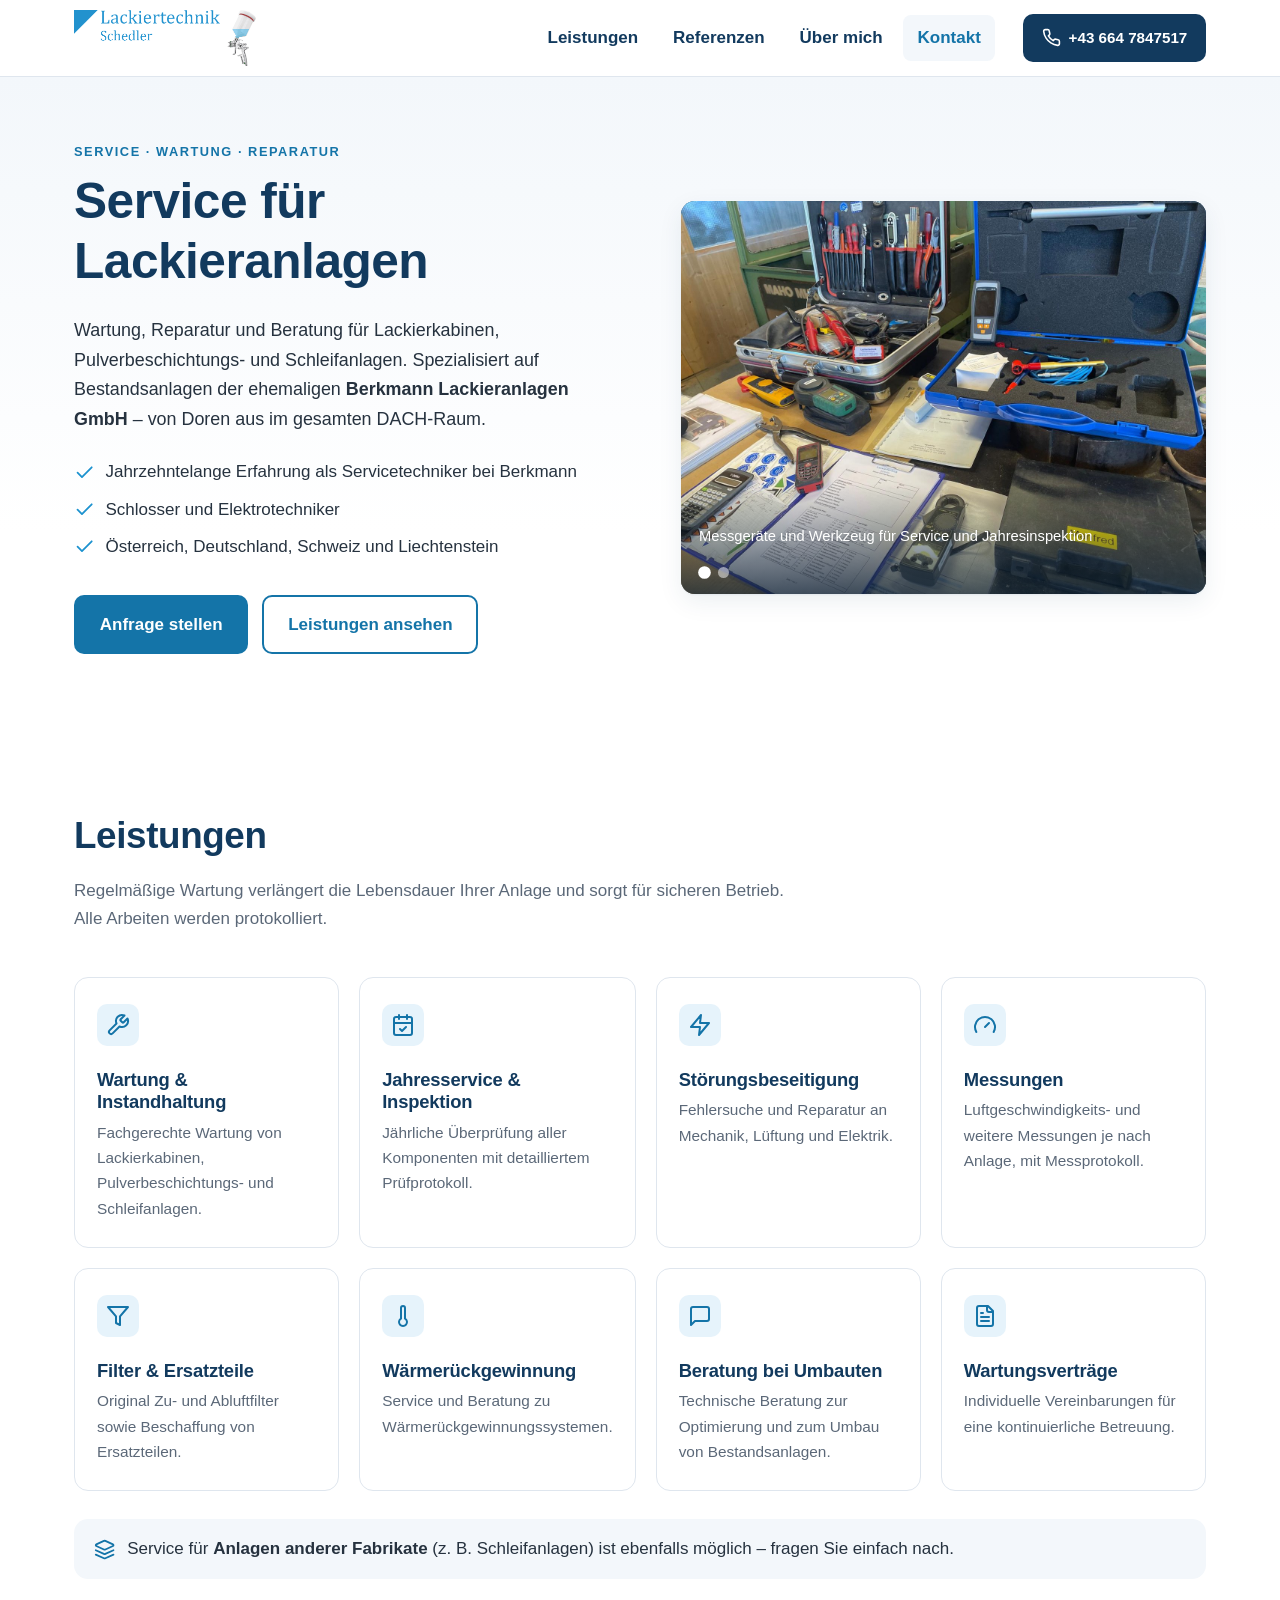
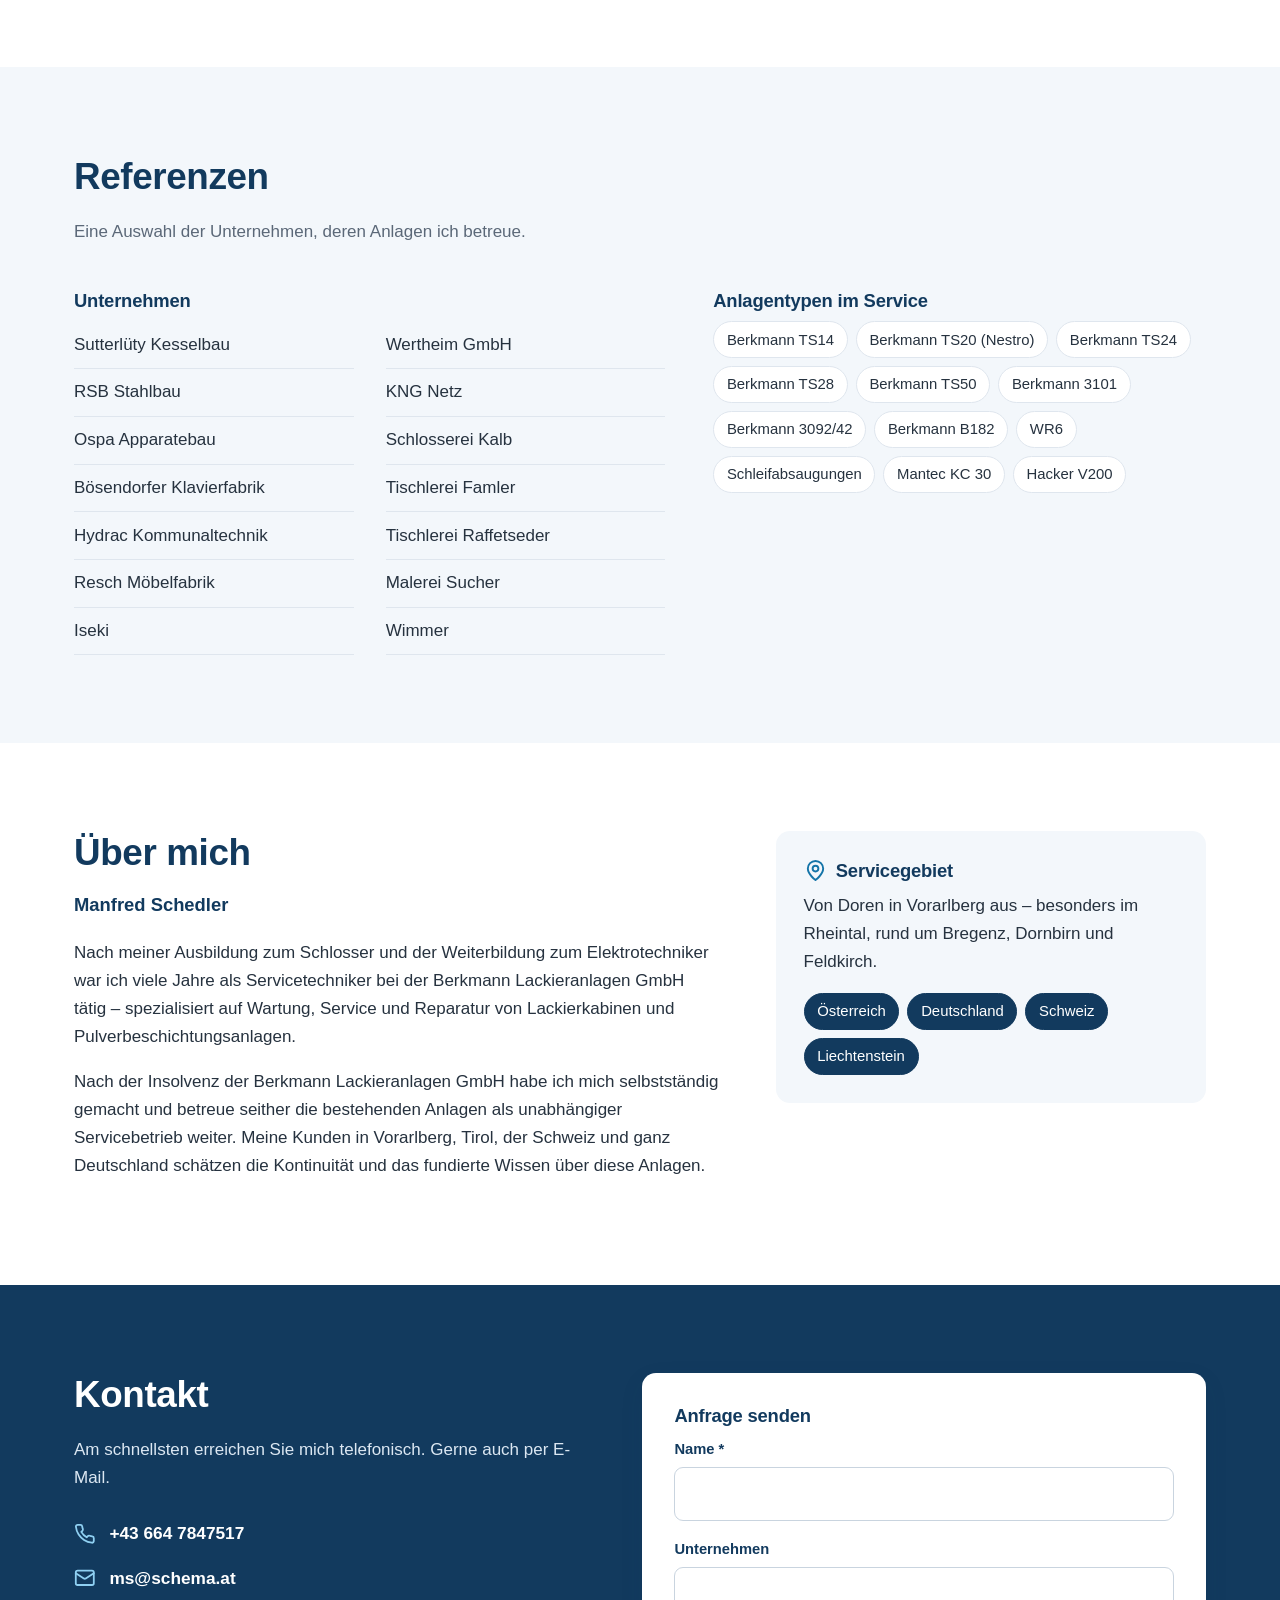
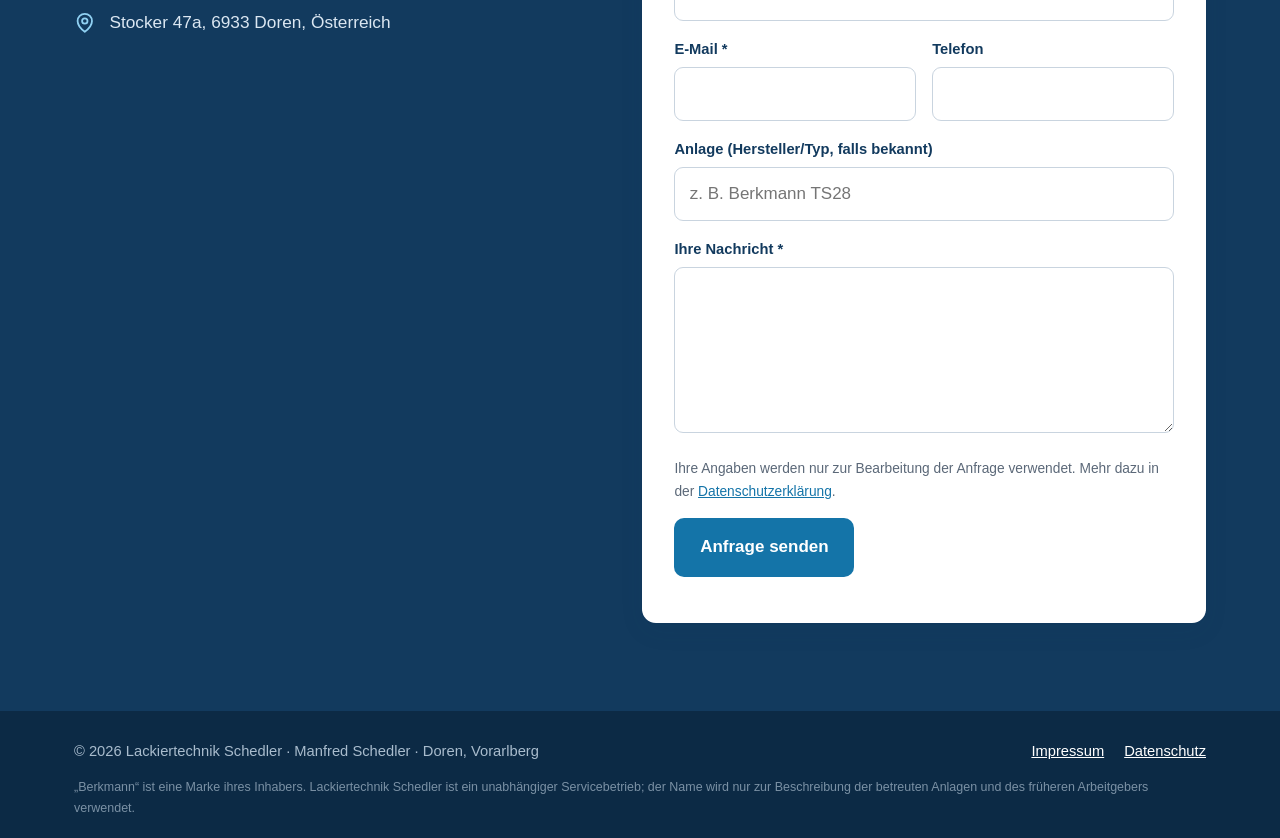
<file: index.html>
<!DOCTYPE html>
<html lang="de">
<head>
<meta charset="UTF-8">
<meta name="viewport" content="width=device-width, initial-scale=1">
<title>Lackiertechnik Schedler – Service &amp; Wartung für Lackieranlagen | Doren, Vorarlberg</title>
<meta name="description" content="Service, Wartung und Reparatur von Lackieranlagen im DACH-Raum – spezialisiert auf Bestandsanlagen der ehemaligen Berkmann Lackieranlagen GmbH. Manfred Schedler, Doren (Vorarlberg).">
<meta name="author" content="Manfred Schedler">
<link rel="canonical" href="https://www.lackiertechnikschedler.at/">
<meta property="og:type" content="website">
<meta property="og:title" content="Lackiertechnik Schedler – Service &amp; Wartung für Lackieranlagen">
<meta property="og:description" content="Service für Bestandsanlagen der ehemaligen Berkmann Lackieranlagen GmbH und andere Fabrikate – von Doren aus im gesamten DACH-Raum.">
<meta property="og:url" content="https://www.lackiertechnikschedler.at/">
<meta property="og:image" content="https://www.lackiertechnikschedler.at/img/werkzeug.jpg">
<meta property="og:locale" content="de_AT">
<meta name="theme-color" content="#123a5e">
<link rel="icon" href="favicon.svg" type="image/svg+xml">
<link rel="icon" href="img/favicon-32.png" sizes="32x32" type="image/png">
<link rel="apple-touch-icon" href="img/apple-touch-icon.png">
<link rel="stylesheet" href="style.css">
</head>
<body>

<svg xmlns="http://www.w3.org/2000/svg" style="display:none" aria-hidden="true">
  <symbol id="i-phone" viewBox="0 0 24 24"><path d="M22 16.92v3a2 2 0 0 1-2.18 2 19.79 19.79 0 0 1-8.63-3.07 19.5 19.5 0 0 1-6-6 19.79 19.79 0 0 1-3.07-8.67A2 2 0 0 1 4.11 2h3a2 2 0 0 1 2 1.72c.13.96.36 1.9.7 2.81a2 2 0 0 1-.45 2.11L8.09 9.91a16 16 0 0 0 6 6l1.27-1.27a2 2 0 0 1 2.11-.45c.91.34 1.85.57 2.81.7A2 2 0 0 1 22 16.92z"/></symbol>
  <symbol id="i-mail" viewBox="0 0 24 24"><rect x="2" y="4" width="20" height="16" rx="2"/><path d="m22 7-8.97 5.7a1.94 1.94 0 0 1-2.06 0L2 7"/></symbol>
  <symbol id="i-pin" viewBox="0 0 24 24"><path d="M20 10c0 6-8 12-8 12s-8-6-8-12a8 8 0 0 1 16 0Z"/><circle cx="12" cy="10" r="3"/></symbol>
  <symbol id="i-wrench" viewBox="0 0 24 24"><path d="M14.7 6.3a1 1 0 0 0 0 1.4l1.6 1.6a1 1 0 0 0 1.4 0l3.77-3.77a6 6 0 0 1-7.94 7.94l-6.91 6.91a2.12 2.12 0 0 1-3-3l6.91-6.91a6 6 0 0 1 7.94-7.94l-3.76 3.76z"/></symbol>
  <symbol id="i-calendar" viewBox="0 0 24 24"><rect x="3" y="4" width="18" height="18" rx="2"/><path d="M16 2v4M8 2v4M3 10h18M9 16l2 2 4-4"/></symbol>
  <symbol id="i-zap" viewBox="0 0 24 24"><path d="M13 2 3 14h9l-1 8 10-12h-9l1-8z"/></symbol>
  <symbol id="i-gauge" viewBox="0 0 24 24"><path d="m12 14 4-4"/><path d="M3.34 19a10 10 0 1 1 17.32 0"/></symbol>
  <symbol id="i-filter" viewBox="0 0 24 24"><path d="M22 3H2l8 9.46V19l4 2v-8.54L22 3z"/></symbol>
  <symbol id="i-thermo" viewBox="0 0 24 24"><path d="M14 4v10.54a4 4 0 1 1-4 0V4a2 2 0 0 1 4 0Z"/></symbol>
  <symbol id="i-chat" viewBox="0 0 24 24"><path d="M21 15a2 2 0 0 1-2 2H7l-4 4V5a2 2 0 0 1 2-2h14a2 2 0 0 1 2 2z"/></symbol>
  <symbol id="i-file" viewBox="0 0 24 24"><path d="M15 2H6a2 2 0 0 0-2 2v16a2 2 0 0 0 2 2h12a2 2 0 0 0 2-2V7Z"/><path d="M14 2v4a2 2 0 0 0 2 2h4M16 13H8M16 17H8M10 9H8"/></symbol>
  <symbol id="i-layers" viewBox="0 0 24 24"><path d="M12.83 2.18a2 2 0 0 0-1.66 0L2.6 6.08a1 1 0 0 0 0 1.83l8.58 3.91a2 2 0 0 0 1.66 0l8.58-3.9a1 1 0 0 0 0-1.83Z"/><path d="m22 17.65-9.17 4.16a2 2 0 0 1-1.66 0L2 17.65M22 12.65l-9.17 4.16a2 2 0 0 1-1.66 0L2 12.65"/></symbol>
  <symbol id="i-check" viewBox="0 0 24 24"><path d="M20 6 9 17l-5-5"/></symbol>
  <symbol id="i-menu" viewBox="0 0 24 24"><path d="M4 6h16M4 12h16M4 18h16"/></symbol>
  <symbol id="i-x" viewBox="0 0 24 24"><path d="M18 6 6 18M6 6l12 12"/></symbol>
</svg>

<a class="skip" href="#main">Zum Inhalt springen</a>

<header class="site-header">
  <div class="wrap header-inner">
    <a href="#top" class="brand" aria-label="Lackiertechnik Schedler – zur Startseite">
      <img src="img/logo.png" alt="Lackiertechnik Schedler" width="720" height="221">
    </a>
    <nav class="nav" aria-label="Hauptnavigation">
      <button class="nav-toggle" aria-expanded="false" aria-controls="nav-list">
        <svg class="ico"><use href="#i-menu"/></svg><span class="sr">Menü</span>
      </button>
      <ul id="nav-list">
        <li><a href="#leistungen">Leistungen</a></li>
        <li><a href="#referenzen">Referenzen</a></li>
        <li><a href="#ueber">Über mich</a></li>
        <li><a href="#kontakt">Kontakt</a></li>
      </ul>
    </nav>
    <a class="btn btn-call" href="tel:+436647847517"><svg class="ico"><use href="#i-phone"/></svg><span>+43 664 7847517</span></a>
  </div>
</header>

<main id="main">

  <section class="hero" id="top">
    <div class="wrap hero-grid">
      <div class="hero-text">
        <p class="eyebrow">Service · Wartung · Reparatur</p>
        <h1>Service für Lackieranlagen</h1>
        <p class="lead">Wartung, Reparatur und Beratung für Lackierkabinen, Pulverbeschichtungs- und Schleifanlagen.
          Spezialisiert auf Bestandsanlagen der ehemaligen <strong>Berkmann Lackieranlagen GmbH</strong> – von Doren aus im gesamten DACH-Raum.</p>
        <ul class="facts">
          <li><svg class="ico"><use href="#i-check"/></svg>Jahrzehntelange Erfahrung als Servicetechniker bei Berkmann</li>
          <li><svg class="ico"><use href="#i-check"/></svg>Schlosser und Elektrotechniker</li>
          <li><svg class="ico"><use href="#i-check"/></svg>Österreich, Deutschland, Schweiz und Liechtenstein</li>
        </ul>
        <div class="hero-actions">
          <a href="#kontakt" class="btn btn-primary">Anfrage stellen</a>
          <a href="#leistungen" class="btn btn-ghost">Leistungen ansehen</a>
        </div>
      </div>

      <div class="slider" aria-roledescription="Bildergalerie" aria-label="Einblicke in die Arbeit">
        <figure class="slide is-active">
          <img src="img/werkzeug.jpg" alt="Werkzeug und Messgeräte für die Wartung von Lackieranlagen" width="1400" height="1050">
          <figcaption>Messgeräte und Werkzeug für Service und Jahresinspektion</figcaption>
        </figure>
        <figure class="slide">
          <img src="img/anlage-technik.jpg" alt="Geöffnete Lüftungstechnik einer Lackieranlage mit Ventilator" width="1050" height="1400" loading="lazy">
          <figcaption>Lüftungstechnik einer Lackieranlage im Service</figcaption>
        </figure>
        <div class="slider-dots" role="tablist" aria-label="Bild auswählen"></div>
      </div>
    </div>
  </section>

  <section id="leistungen" class="section">
    <div class="wrap">
      <header class="section-head">
        <h2>Leistungen</h2>
        <p>Regelmäßige Wartung verlängert die Lebensdauer Ihrer Anlage und sorgt für sicheren Betrieb. Alle Arbeiten werden protokolliert.</p>
      </header>
      <div class="cards">
        <article class="card"><svg class="ico"><use href="#i-wrench"/></svg><h3>Wartung &amp; Instandhaltung</h3><p>Fachgerechte Wartung von Lackierkabinen, Pulverbeschichtungs- und Schleifanlagen.</p></article>
        <article class="card"><svg class="ico"><use href="#i-calendar"/></svg><h3>Jahresservice &amp; Inspektion</h3><p>Jährliche Überprüfung aller Komponenten mit detailliertem Prüfprotokoll.</p></article>
        <article class="card"><svg class="ico"><use href="#i-zap"/></svg><h3>Störungsbeseitigung</h3><p>Fehlersuche und Reparatur an Mechanik, Lüftung und Elektrik.</p></article>
        <article class="card"><svg class="ico"><use href="#i-gauge"/></svg><h3>Messungen</h3><p>Luftgeschwindigkeits- und weitere Messungen je nach Anlage, mit Messprotokoll.</p></article>
        <article class="card"><svg class="ico"><use href="#i-filter"/></svg><h3>Filter &amp; Ersatzteile</h3><p>Original Zu- und Abluftfilter sowie Beschaffung von Ersatzteilen.</p></article>
        <article class="card"><svg class="ico"><use href="#i-thermo"/></svg><h3>Wärmerückgewinnung</h3><p>Service und Beratung zu Wärmerückgewinnungssystemen.</p></article>
        <article class="card"><svg class="ico"><use href="#i-chat"/></svg><h3>Beratung bei Umbauten</h3><p>Technische Beratung zur Optimierung und zum Umbau von Bestandsanlagen.</p></article>
        <article class="card"><svg class="ico"><use href="#i-file"/></svg><h3>Wartungsverträge</h3><p>Individuelle Vereinbarungen für eine kontinuierliche Betreuung.</p></article>
      </div>
      <p class="note"><svg class="ico"><use href="#i-layers"/></svg><span>Service für <strong>Anlagen anderer Fabrikate</strong> (z.&nbsp;B. Schleifanlagen) ist ebenfalls möglich – fragen Sie einfach nach.</span></p>
    </div>
  </section>

  <section id="referenzen" class="section section-alt">
    <div class="wrap">
      <header class="section-head">
        <h2>Referenzen</h2>
        <p>Eine Auswahl der Unternehmen, deren Anlagen ich betreue.</p>
      </header>
      <div class="ref-grid">
        <div>
          <h3>Unternehmen</h3>
          <ul class="ref-list">
            <li>Sutterlüty Kesselbau</li>
            <li>RSB Stahlbau</li>
            <li>Ospa Apparatebau</li>
            <li>Bösendorfer Klavierfabrik</li>
            <li>Hydrac Kommunaltechnik</li>
            <li>Resch Möbelfabrik</li>
            <li>Iseki</li>
            <li>Wertheim GmbH</li>
            <li>KNG Netz</li>
            <li>Schlosserei Kalb</li>
            <li>Tischlerei Famler</li>
            <li>Tischlerei Raffetseder</li>
            <li>Malerei Sucher</li>
            <li>Wimmer</li>
          </ul>
        </div>
        <div>
          <h3>Anlagentypen im Service</h3>
          <ul class="chips">
            <li>Berkmann TS14</li><li>Berkmann TS20 (Nestro)</li><li>Berkmann TS24</li><li>Berkmann TS28</li><li>Berkmann TS50</li>
            <li>Berkmann 3101</li><li>Berkmann 3092/42</li><li>Berkmann B182</li><li>WR6</li><li>Schleifabsaugungen</li>
            <li>Mantec KC 30</li><li>Hacker V200</li>
          </ul>
        </div>
      </div>
    </div>
  </section>

  <section id="ueber" class="section">
    <div class="wrap about">
      <div>
        <h2>Über mich</h2>
        <p class="name">Manfred Schedler</p>
        <p>Nach meiner Ausbildung zum Schlosser und der Weiterbildung zum Elektrotechniker war ich viele Jahre als Servicetechniker bei der Berkmann Lackieranlagen GmbH tätig – spezialisiert auf Wartung, Service und Reparatur von Lackierkabinen und Pulverbeschichtungsanlagen.</p>
        <p>Nach der Insolvenz der Berkmann Lackieranlagen GmbH habe ich mich selbstständig gemacht und betreue seither die bestehenden Anlagen als unabhängiger Servicebetrieb weiter. Meine Kunden in Vorarlberg, Tirol, der Schweiz und ganz Deutschland schätzen die Kontinuität und das fundierte Wissen über diese Anlagen.</p>
      </div>
      <aside class="area">
        <h3><svg class="ico"><use href="#i-pin"/></svg>Servicegebiet</h3>
        <p>Von Doren in Vorarlberg aus – besonders im Rheintal, rund um Bregenz, Dornbirn und Feldkirch.</p>
        <ul class="chips chips-solid"><li>Österreich</li><li>Deutschland</li><li>Schweiz</li><li>Liechtenstein</li></ul>
      </aside>
    </div>
  </section>

  <section id="kontakt" class="section section-dark">
    <div class="wrap contact">
      <div class="contact-info">
        <h2>Kontakt</h2>
        <p>Am schnellsten erreichen Sie mich telefonisch. Gerne auch per E-Mail.</p>
        <ul class="contact-list">
          <li><svg class="ico"><use href="#i-phone"/></svg><a href="tel:+436647847517">+43 664 7847517</a></li>
          <li><svg class="ico"><use href="#i-mail"/></svg><a href="mailto:ms@schema.at">ms@schema.at</a></li>
          <li><svg class="ico"><use href="#i-pin"/></svg><span>Stocker 47a, 6933 Doren, Österreich</span></li>
        </ul>
      </div>

      <form class="form" id="anfrage" novalidate>
        <h3>Anfrage senden</h3>
        <div class="field"><label for="f-name">Name *</label><input id="f-name" name="name" autocomplete="name" required></div>
        <div class="field"><label for="f-firma">Unternehmen</label><input id="f-firma" name="firma" autocomplete="organization"></div>
        <div class="row">
          <div class="field"><label for="f-mail">E-Mail *</label><input id="f-mail" name="email" type="email" autocomplete="email" required></div>
          <div class="field"><label for="f-tel">Telefon</label><input id="f-tel" name="telefon" type="tel" autocomplete="tel"></div>
        </div>
        <div class="field"><label for="f-anlage">Anlage (Hersteller/Typ, falls bekannt)</label><input id="f-anlage" name="anlage" placeholder="z. B. Berkmann TS28"></div>
        <div class="field"><label for="f-msg">Ihre Nachricht *</label><textarea id="f-msg" name="nachricht" rows="5" required></textarea></div>
        <p class="hint">Ihre Angaben werden nur zur Bearbeitung der Anfrage verwendet. Mehr dazu in der <a href="datenschutz.html">Datenschutzerklärung</a>.</p>
        <button class="btn btn-primary" type="submit">Anfrage senden</button>
        <div class="form-status" role="status" aria-live="polite"></div>
      </form>
    </div>
  </section>

</main>

<footer class="site-footer">
  <div class="wrap footer-inner">
    <p>© <span id="jahr">2026</span> Lackiertechnik Schedler · Manfred Schedler · Doren, Vorarlberg</p>
    <nav aria-label="Rechtliches"><a href="impressum.html">Impressum</a><a href="datenschutz.html">Datenschutz</a></nav>
  </div>
  <p class="wrap disclaimer">„Berkmann“ ist eine Marke ihres Inhabers. Lackiertechnik Schedler ist ein unabhängiger Servicebetrieb; der Name wird nur zur Beschreibung der betreuten Anlagen und des früheren Arbeitgebers verwendet.</p>
</footer>

<script type="application/ld+json">
{
  "@context": "https://schema.org",
  "@type": "LocalBusiness",
  "name": "Lackiertechnik Schedler",
  "description": "Service, Wartung und Reparatur von Lackieranlagen im DACH-Raum, spezialisiert auf Bestandsanlagen der ehemaligen Berkmann Lackieranlagen GmbH",
  "url": "https://www.lackiertechnikschedler.at/",
  "image": "https://www.lackiertechnikschedler.at/img/werkzeug.jpg",
  "logo": "https://www.lackiertechnikschedler.at/img/logo.png",
  "telephone": "+43 664 7847517",
  "email": "ms@schema.at",
  "vatID": "ATU57722799",
  "address": {"@type": "PostalAddress","streetAddress": "Stocker 47a","postalCode": "6933","addressLocality": "Doren","addressRegion": "Vorarlberg","addressCountry": "AT"},
  "geo": {"@type": "GeoCoordinates","latitude": 47.4917,"longitude": 9.8736},
  "areaServed": ["AT","DE","CH","LI"],
  "founder": {"@type": "Person","name": "Manfred Schedler"}
}
</script>
<script src="script.js" defer></script>
</body>
</html>
</file>
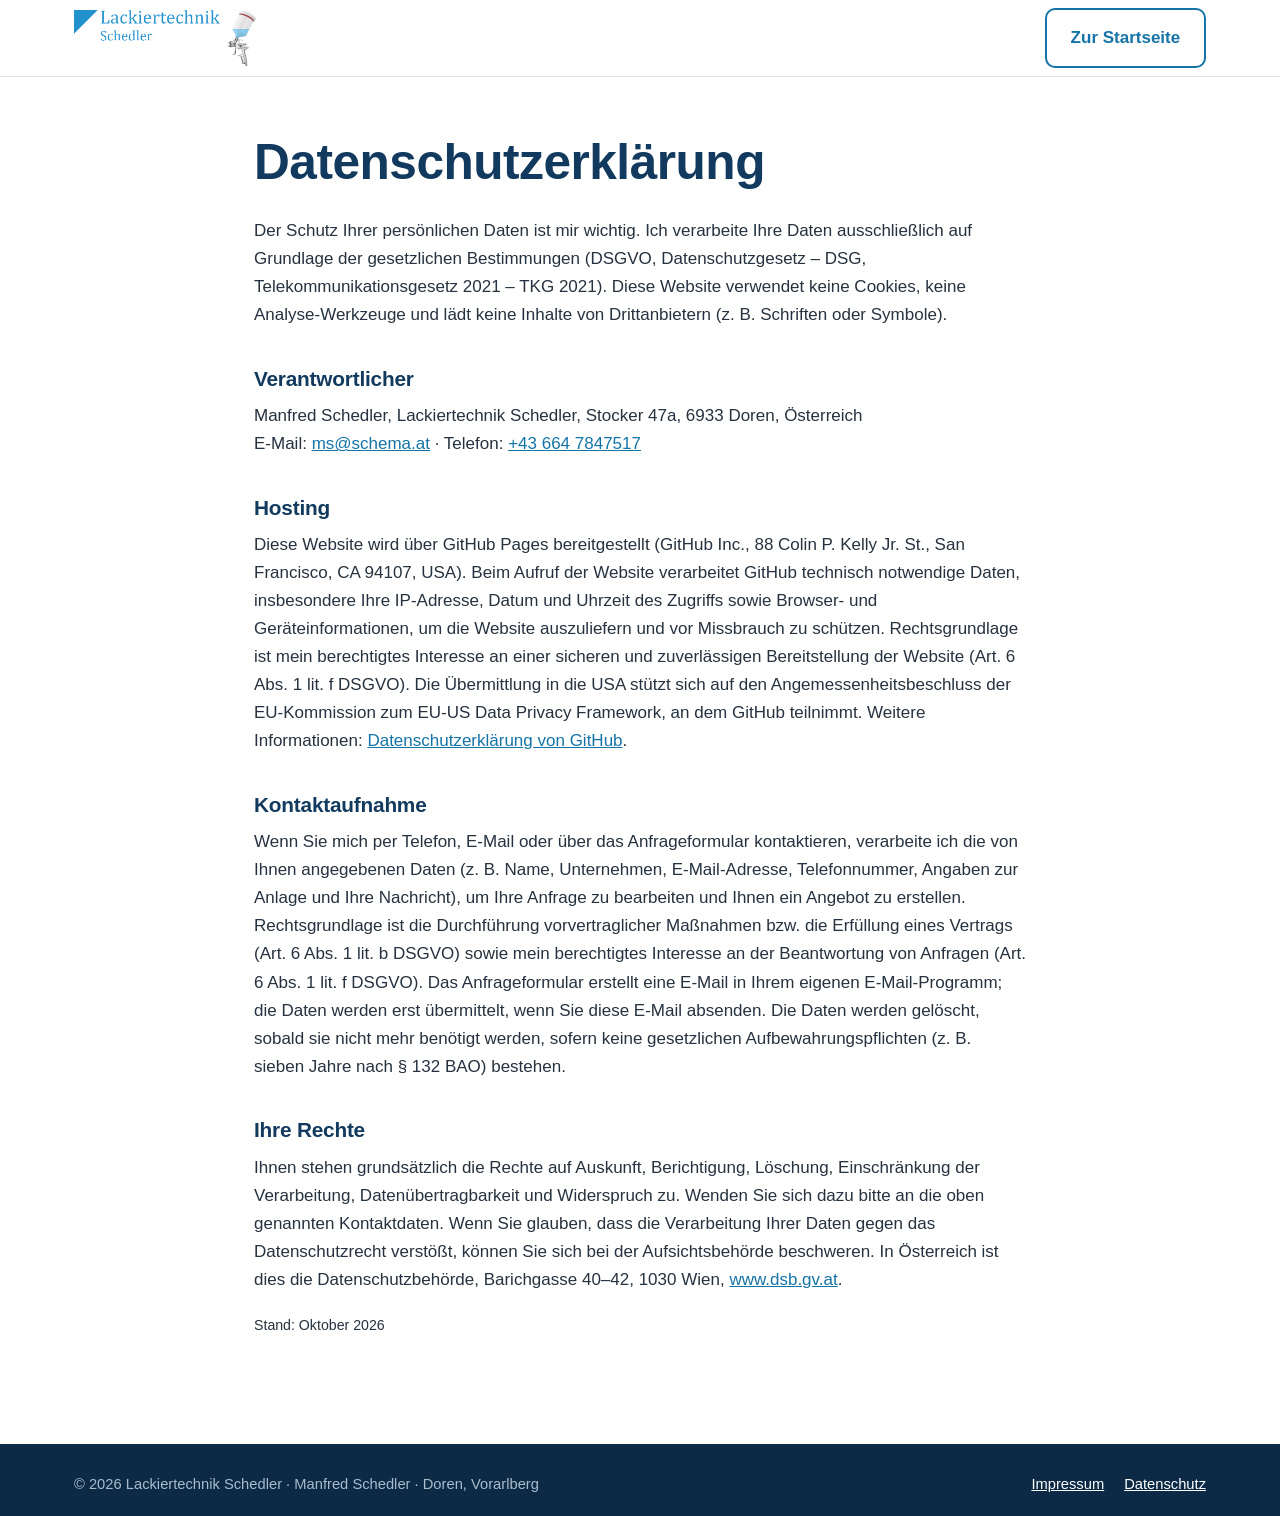
<file: datenschutz.html>
<!DOCTYPE html>
<html lang="de">
<head>
<meta charset="UTF-8">
<meta name="viewport" content="width=device-width, initial-scale=1">
<title>Datenschutz – Lackiertechnik Schedler</title>
<meta name="robots" content="noindex, follow">
<link rel="canonical" href="https://www.lackiertechnikschedler.at/datenschutz.html">
<link rel="icon" href="favicon.svg" type="image/svg+xml">
<link rel="apple-touch-icon" href="img/apple-touch-icon.png">
<link rel="stylesheet" href="style.css">
</head>
<body>
<header class="site-header">
  <div class="wrap header-inner">
    <a href="index.html" class="brand" aria-label="Zur Startseite"><img src="img/logo.png" alt="Lackiertechnik Schedler" width="720" height="221"></a>
    <a class="btn btn-ghost" href="index.html" style="margin-left:auto">Zur Startseite</a>
  </div>
</header>

<main class="legal">
  <div class="wrap">
    <h1>Datenschutzerklärung</h1>
    <p>Der Schutz Ihrer persönlichen Daten ist mir wichtig. Ich verarbeite Ihre Daten ausschließlich auf Grundlage der gesetzlichen Bestimmungen (DSGVO, Datenschutzgesetz – DSG, Telekommunikationsgesetz 2021 – TKG 2021). Diese Website verwendet keine Cookies, keine Analyse-Werkzeuge und lädt keine Inhalte von Drittanbietern (z.&nbsp;B. Schriften oder Symbole).</p>

    <h2>Verantwortlicher</h2>
    <p>Manfred Schedler, Lackiertechnik Schedler, Stocker 47a, 6933 Doren, Österreich<br>
      E-Mail: <a href="mailto:ms@schema.at">ms@schema.at</a> · Telefon: <a href="tel:+436647847517">+43 664 7847517</a></p>

    <h2>Hosting</h2>
    <p>Diese Website wird über GitHub Pages bereitgestellt (GitHub Inc., 88 Colin P. Kelly Jr. St., San Francisco, CA 94107, USA). Beim Aufruf der Website verarbeitet GitHub technisch notwendige Daten, insbesondere Ihre IP-Adresse, Datum und Uhrzeit des Zugriffs sowie Browser- und Geräteinformationen, um die Website auszuliefern und vor Missbrauch zu schützen. Rechtsgrundlage ist mein berechtigtes Interesse an einer sicheren und zuverlässigen Bereitstellung der Website (Art. 6 Abs. 1 lit. f DSGVO). Die Übermittlung in die USA stützt sich auf den Angemessenheitsbeschluss der EU-Kommission zum EU-US Data Privacy Framework, an dem GitHub teilnimmt. Weitere Informationen: <a href="https://docs.github.com/de/site-policy/privacy-policies/github-general-privacy-statement" rel="noopener">Datenschutzerklärung von GitHub</a>.</p>

    <h2>Kontaktaufnahme</h2>
    <p>Wenn Sie mich per Telefon, E-Mail oder über das Anfrageformular kontaktieren, verarbeite ich die von Ihnen angegebenen Daten (z.&nbsp;B. Name, Unternehmen, E-Mail-Adresse, Telefonnummer, Angaben zur Anlage und Ihre Nachricht), um Ihre Anfrage zu bearbeiten und Ihnen ein Angebot zu erstellen. Rechtsgrundlage ist die Durchführung vorvertraglicher Maßnahmen bzw. die Erfüllung eines Vertrags (Art. 6 Abs. 1 lit. b DSGVO) sowie mein berechtigtes Interesse an der Beantwortung von Anfragen (Art. 6 Abs. 1 lit. f DSGVO). Das Anfrageformular erstellt eine E-Mail in Ihrem eigenen E-Mail-Programm; die Daten werden erst übermittelt, wenn Sie diese E-Mail absenden. Die Daten werden gelöscht, sobald sie nicht mehr benötigt werden, sofern keine gesetzlichen Aufbewahrungspflichten (z.&nbsp;B. sieben Jahre nach § 132 BAO) bestehen.</p>

    <h2>Ihre Rechte</h2>
    <p>Ihnen stehen grundsätzlich die Rechte auf Auskunft, Berichtigung, Löschung, Einschränkung der Verarbeitung, Datenübertragbarkeit und Widerspruch zu. Wenden Sie sich dazu bitte an die oben genannten Kontaktdaten. Wenn Sie glauben, dass die Verarbeitung Ihrer Daten gegen das Datenschutzrecht verstößt, können Sie sich bei der Aufsichtsbehörde beschweren. In Österreich ist dies die Datenschutzbehörde, Barichgasse 40–42, 1030 Wien, <a href="https://www.dsb.gv.at" rel="noopener">www.dsb.gv.at</a>.</p>

    <p><small>Stand: Oktober 2026</small></p>
  </div>
</main>

<footer class="site-footer">
  <div class="wrap footer-inner">
    <p>© 2026 Lackiertechnik Schedler · Manfred Schedler · Doren, Vorarlberg</p>
    <nav aria-label="Rechtliches"><a href="impressum.html">Impressum</a><a href="datenschutz.html" aria-current="page">Datenschutz</a></nav>
  </div>
</footer>
</body>
</html>
</file>
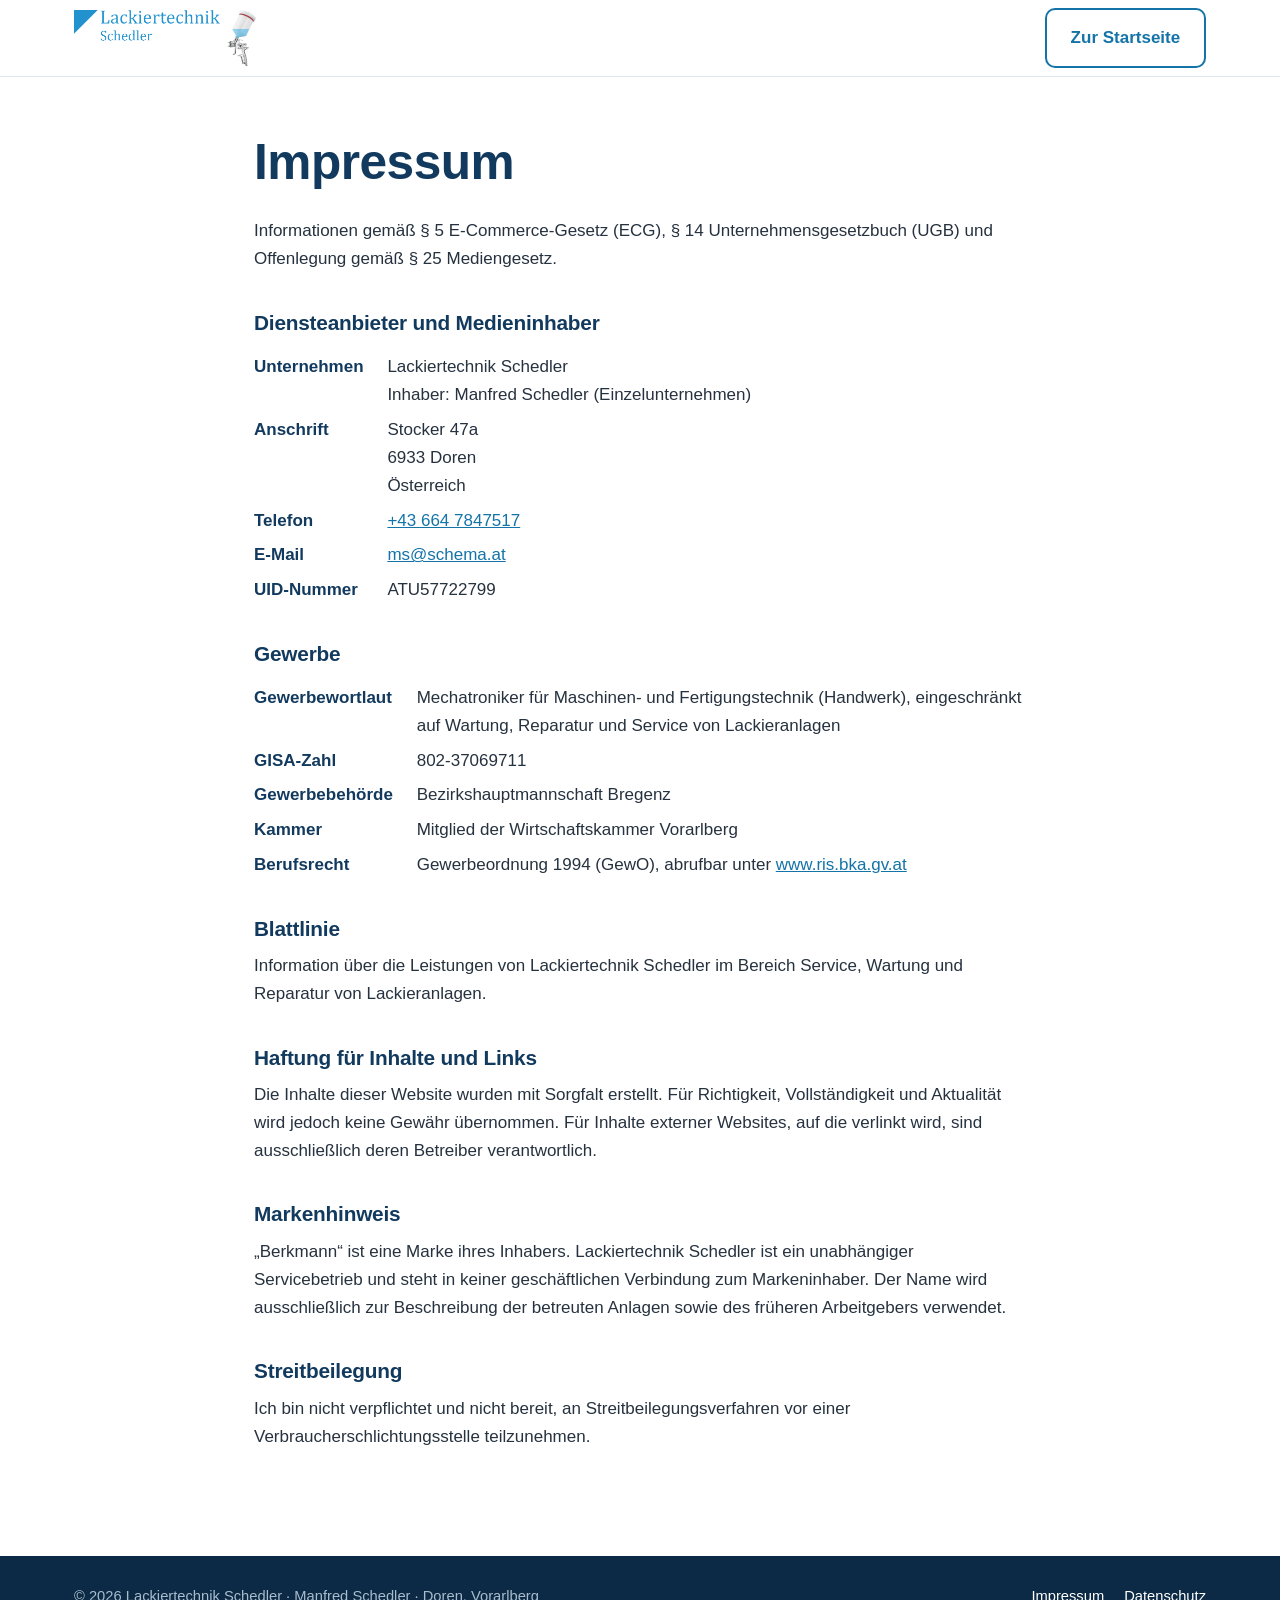
<file: impressum.html>
<!DOCTYPE html>
<html lang="de">
<head>
<meta charset="UTF-8">
<meta name="viewport" content="width=device-width, initial-scale=1">
<title>Impressum – Lackiertechnik Schedler</title>
<meta name="robots" content="noindex, follow">
<link rel="canonical" href="https://www.lackiertechnikschedler.at/impressum.html">
<link rel="icon" href="favicon.svg" type="image/svg+xml">
<link rel="apple-touch-icon" href="img/apple-touch-icon.png">
<link rel="stylesheet" href="style.css">
</head>
<body>
<header class="site-header">
  <div class="wrap header-inner">
    <a href="index.html" class="brand" aria-label="Zur Startseite"><img src="img/logo.png" alt="Lackiertechnik Schedler" width="720" height="221"></a>
    <a class="btn btn-ghost" href="index.html" style="margin-left:auto">Zur Startseite</a>
  </div>
</header>

<main class="legal">
  <div class="wrap">
    <h1>Impressum</h1>
    <p>Informationen gemäß § 5 E-Commerce-Gesetz (ECG), § 14 Unternehmensgesetzbuch (UGB) und Offenlegung gemäß § 25 Mediengesetz.</p>

    <h2>Diensteanbieter und Medieninhaber</h2>
    <dl>
      <dt>Unternehmen</dt><dd>Lackiertechnik Schedler<br>Inhaber: Manfred Schedler (Einzelunternehmen)</dd>
      <dt>Anschrift</dt><dd>Stocker 47a<br>6933 Doren<br>Österreich</dd>
      <dt>Telefon</dt><dd><a href="tel:+436647847517">+43 664 7847517</a></dd>
      <dt>E-Mail</dt><dd><a href="mailto:ms@schema.at">ms@schema.at</a></dd>
      <dt>UID-Nummer</dt><dd>ATU57722799</dd>
    </dl>

    <h2>Gewerbe</h2>
    <dl>
      <dt>Gewerbewortlaut</dt><dd>Mechatroniker für Maschinen- und Fertigungstechnik (Handwerk), eingeschränkt auf Wartung, Reparatur und Service von Lackieranlagen</dd>
      <dt>GISA-Zahl</dt><dd>802-37069711</dd>
      <dt>Gewerbebehörde</dt><dd>Bezirkshauptmannschaft Bregenz</dd>
      <dt>Kammer</dt><dd>Mitglied der Wirtschaftskammer Vorarlberg</dd>
      <dt>Berufsrecht</dt><dd>Gewerbeordnung 1994 (GewO), abrufbar unter <a href="https://www.ris.bka.gv.at" rel="noopener">www.ris.bka.gv.at</a></dd>
    </dl>

    <h2>Blattlinie</h2>
    <p>Information über die Leistungen von Lackiertechnik Schedler im Bereich Service, Wartung und Reparatur von Lackieranlagen.</p>

    <h2>Haftung für Inhalte und Links</h2>
    <p>Die Inhalte dieser Website wurden mit Sorgfalt erstellt. Für Richtigkeit, Vollständigkeit und Aktualität wird jedoch keine Gewähr übernommen. Für Inhalte externer Websites, auf die verlinkt wird, sind ausschließlich deren Betreiber verantwortlich.</p>

    <h2>Markenhinweis</h2>
    <p>„Berkmann“ ist eine Marke ihres Inhabers. Lackiertechnik Schedler ist ein unabhängiger Servicebetrieb und steht in keiner geschäftlichen Verbindung zum Markeninhaber. Der Name wird ausschließlich zur Beschreibung der betreuten Anlagen sowie des früheren Arbeitgebers verwendet.</p>

    <h2>Streitbeilegung</h2>
    <p>Ich bin nicht verpflichtet und nicht bereit, an Streitbeilegungsverfahren vor einer Verbraucherschlichtungsstelle teilzunehmen.</p>
  </div>
</main>

<footer class="site-footer">
  <div class="wrap footer-inner">
    <p>© 2026 Lackiertechnik Schedler · Manfred Schedler · Doren, Vorarlberg</p>
    <nav aria-label="Rechtliches"><a href="impressum.html" aria-current="page">Impressum</a><a href="datenschutz.html">Datenschutz</a></nav>
  </div>
</footer>
</body>
</html>
</file>
<file: style.css>
/* Lackiertechnik Schedler – Stylesheet */
:root {
  --brand: #1c92cf;        /* Logo-Blau */
  --brand-strong: #1474a8; /* Blau für Text/Buttons (kontraststark) */
  --navy: #123a5e;         /* Überschriften, dunkle Flächen */
  --ink: #26323f;          /* Fließtext */
  --muted: #5b6878;
  --line: #dfe6ee;
  --bg: #ffffff;
  --bg-alt: #f3f7fb;
  --radius: 14px;
  --wrap: 1180px;
  --shadow: 0 1px 2px rgba(18,58,94,.06), 0 8px 24px rgba(18,58,94,.08);
}

*, *::before, *::after { box-sizing: border-box; }
html { scroll-behavior: smooth; scroll-padding-top: 88px; }
body {
  margin: 0;
  font-family: -apple-system, BlinkMacSystemFont, "Segoe UI", Roboto, "Helvetica Neue", Arial, sans-serif;
  font-size: 17px; line-height: 1.65; color: var(--ink); background: var(--bg);
  -webkit-font-smoothing: antialiased;
}
img { max-width: 100%; height: auto; display: block; }
a { color: var(--brand-strong); }
h1, h2, h3 { color: var(--navy); line-height: 1.2; margin: 0 0 .5em; letter-spacing: -.01em; }
h1 { font-size: clamp(2rem, 4.2vw, 3.1rem); }
h2 { font-size: clamp(1.6rem, 3vw, 2.3rem); }
h3 { font-size: 1.15rem; }
p { margin: 0 0 1em; }

.wrap { max-width: var(--wrap); margin: 0 auto; padding: 0 24px; }
.sr { position: absolute; width: 1px; height: 1px; overflow: hidden; clip: rect(0 0 0 0); white-space: nowrap; }
.skip { position: absolute; left: -999px; top: 8px; background: var(--navy); color: #fff; padding: 8px 14px; border-radius: 8px; z-index: 100; }
.skip:focus { left: 8px; }

.ico { width: 1.25em; height: 1.25em; flex: none; fill: none; stroke: currentColor; stroke-width: 2; stroke-linecap: round; stroke-linejoin: round; }

:focus-visible { outline: 3px solid var(--brand); outline-offset: 2px; border-radius: 4px; }

/* Buttons */
.btn {
  display: inline-flex; align-items: center; gap: .5em;
  padding: .8em 1.4em; border-radius: 10px; border: 2px solid transparent;
  font: inherit; font-weight: 600; text-decoration: none; cursor: pointer;
  transition: background .2s, color .2s, border-color .2s;
}
.btn-primary { background: var(--brand-strong); color: #fff; }
.btn-primary:hover { background: var(--navy); }
.btn-ghost { border-color: var(--brand-strong); color: var(--brand-strong); background: transparent; }
.btn-ghost:hover { background: var(--brand-strong); color: #fff; }
.btn-call { background: var(--navy); color: #fff; padding: .6em 1.1em; font-size: .95rem; white-space: nowrap; }
.btn-call:hover { background: var(--brand-strong); }

/* Header */
.site-header {
  position: sticky; top: 0; z-index: 50;
  background: rgba(255,255,255,.96); backdrop-filter: saturate(1.4) blur(8px);
  border-bottom: 1px solid var(--line);
}
.header-inner { display: flex; align-items: center; gap: 28px; height: 76px; }
.brand img { height: 56px; width: auto; }
.nav { margin-left: auto; }
.nav ul { display: flex; gap: 6px; list-style: none; margin: 0; padding: 0; }
.nav a { display: block; padding: .5em .85em; border-radius: 8px; color: var(--navy); text-decoration: none; font-weight: 600; }
.nav a:hover, .nav a.is-current { background: var(--bg-alt); color: var(--brand-strong); }
.nav-toggle { display: none; background: none; border: 0; color: var(--navy); padding: 8px; cursor: pointer; }
.nav-toggle .ico { width: 28px; height: 28px; }

/* Hero */
.hero { background: linear-gradient(180deg, var(--bg-alt), #fff 70%); padding: 64px 0 72px; }
.hero-grid { display: grid; grid-template-columns: 1.05fr 1fr; gap: 56px; align-items: center; }
.eyebrow { text-transform: uppercase; letter-spacing: .12em; font-size: .8rem; font-weight: 700; color: var(--brand-strong); margin-bottom: .8em; }
.lead { font-size: 1.12rem; color: var(--ink); max-width: 38em; }
.facts { list-style: none; padding: 0; margin: 1.4em 0 2em; display: grid; gap: .55em; }
.facts li { display: flex; gap: .6em; align-items: flex-start; }
.facts .ico { color: var(--brand); margin-top: .2em; }
.hero-actions { display: flex; flex-wrap: wrap; gap: 14px; }

/* Slider */
.slider { position: relative; aspect-ratio: 4 / 3; border-radius: var(--radius); overflow: hidden; box-shadow: var(--shadow); background: var(--navy); }
.slide { position: absolute; inset: 0; margin: 0; opacity: 0; transition: opacity .9s ease; }
.slide.is-active { opacity: 1; }
.slide img { width: 100%; height: 100%; object-fit: cover; }
.slide figcaption {
  position: absolute; left: 0; right: 0; bottom: 0; padding: 40px 18px 46px;
  background: linear-gradient(transparent, rgba(10,30,50,.75)); color: #fff; font-size: .92rem;
}
.slider-dots { position: absolute; left: 18px; bottom: 16px; display: flex; gap: 8px; }
.slider-dots button { width: 11px; height: 11px; border-radius: 50%; border: 0; padding: 0; background: rgba(255,255,255,.5); cursor: pointer; }
.slider-dots button[aria-selected="true"] { background: #fff; transform: scale(1.15); }

/* Sections */
.section { padding: 88px 0; }
.section-alt { background: var(--bg-alt); }
.section-head { max-width: 720px; margin-bottom: 44px; }
.section-head p:last-child { color: var(--muted); }

.cards { display: grid; grid-template-columns: repeat(4, 1fr); gap: 20px; }
.card { background: #fff; border: 1px solid var(--line); border-radius: var(--radius); padding: 26px 22px; }
.card .ico { width: 42px; height: 42px; padding: 9px; border-radius: 10px; background: #e6f3fb; color: var(--brand-strong); margin-bottom: 14px; }
.card h3 { margin-bottom: .35em; }
.card p { color: var(--muted); font-size: .96rem; margin: 0; }
.note { display: flex; gap: .7em; align-items: center; margin: 28px 0 0; padding: 16px 20px; border-radius: var(--radius); background: var(--bg-alt); }
.note .ico { color: var(--brand-strong); }

.ref-grid { display: grid; grid-template-columns: 1.2fr 1fr; gap: 48px; }
.ref-list { columns: 2; column-gap: 32px; padding: 0; list-style: none; margin: 0; }
.ref-list li { break-inside: avoid; padding: .55em 0; border-bottom: 1px solid var(--line); font-weight: 500; }
.chips { list-style: none; padding: 0; margin: 0; display: flex; flex-wrap: wrap; gap: 8px; }
.chips li { padding: .35em .85em; border-radius: 999px; background: #fff; border: 1px solid var(--line); font-size: .93rem; }
.chips-solid li { background: var(--navy); color: #fff; border-color: var(--navy); }

.about { display: grid; grid-template-columns: 1.5fr 1fr; gap: 56px; align-items: start; }
.area { background: var(--bg-alt); border-radius: var(--radius); padding: 28px; }
.area h3 { display: flex; gap: .5em; align-items: center; }
.area .ico { color: var(--brand-strong); }

/* Kontakt */
.section-dark { background: var(--navy); color: #dbe7f2; }
.section-dark h2, .section-dark .eyebrow { color: #fff; }
.section-dark .eyebrow { opacity: .75; }
.contact { display: grid; grid-template-columns: 1fr 1.1fr; gap: 56px; align-items: start; }
.contact-list { list-style: none; padding: 0; margin: 1.6em 0 0; display: grid; gap: 16px; }
.contact-list li { display: flex; gap: .8em; align-items: center; font-size: 1.08rem; }
.contact-list a { color: #fff; font-weight: 600; text-decoration: none; }
.contact-list a:hover { text-decoration: underline; }
.contact-list .ico { color: #8fd0f2; }

.form { background: #fff; color: var(--ink); border-radius: var(--radius); padding: 32px; box-shadow: var(--shadow); }
.field { margin-bottom: 16px; }
.row { display: grid; grid-template-columns: 1fr 1fr; gap: 16px; }
label { display: block; font-weight: 600; font-size: .92rem; margin-bottom: 6px; color: var(--navy); }
input, textarea {
  width: 100%; font: inherit; color: var(--ink); padding: .7em .85em;
  border: 1.5px solid #c9d4df; border-radius: 9px; background: #fff;
}
input:focus, textarea:focus { outline: none; border-color: var(--brand-strong); box-shadow: 0 0 0 3px rgba(28,146,207,.2); }
input[aria-invalid="true"], textarea[aria-invalid="true"] { border-color: #c62828; }
.hint { font-size: .86rem; color: var(--muted); }
.form-status { margin-top: 14px; font-size: .95rem; }
.form-status.ok { padding: 12px 14px; border-radius: 9px; background: #e8f5ec; color: #1e5e33; }
.form-status.err { padding: 12px 14px; border-radius: 9px; background: #fdecec; color: #8a1c1c; }

/* Footer */
.site-footer { background: #0c2a45; color: #a9bccd; padding: 28px 0 20px; font-size: .92rem; }
.footer-inner { display: flex; justify-content: space-between; gap: 16px; flex-wrap: wrap; }
.footer-inner p { margin: 0; }
.site-footer nav { display: flex; gap: 20px; }
.site-footer a { color: #fff; }
.disclaimer { font-size: .78rem; opacity: .7; margin-top: 14px; }

/* Rechtsseiten */
.legal { padding: 56px 0 88px; }
.legal .wrap { max-width: 820px; }
.legal h2 { font-size: 1.3rem; margin-top: 1.8em; }
.legal dl { display: grid; grid-template-columns: max-content 1fr; gap: .4em 1.4em; }
.legal dt { font-weight: 600; color: var(--navy); }
.legal dd { margin: 0; }

/* Responsiv */
@media (max-width: 1080px) {
  .cards { grid-template-columns: repeat(2, 1fr); }
}
@media (max-width: 900px) {
  .hero-grid, .ref-grid, .about, .contact { grid-template-columns: 1fr; gap: 36px; }
  .btn-call span { display: none; }
  .btn-call { padding: .6em; }
  .nav-toggle { display: block; }
  .nav ul {
    display: none; position: absolute; left: 0; right: 0; top: 76px;
    flex-direction: column; background: #fff; padding: 10px 16px 18px; border-bottom: 1px solid var(--line);
    box-shadow: 0 10px 20px rgba(18,58,94,.08);
  }
  .nav.is-open ul { display: flex; }
  .nav a { padding: .8em .6em; }
  .header-inner { gap: 10px; }
}
@media (max-width: 560px) {
  body { font-size: 16px; }
  .wrap { padding: 0 16px; }
  .brand img { height: 44px; }
  .section { padding: 64px 0; }
  .hero { padding: 36px 0 52px; }
  .cards { grid-template-columns: 1fr; }
  .ref-list { columns: 1; }
  .row { grid-template-columns: 1fr; }
  .form { padding: 22px; }
  .legal dl { grid-template-columns: 1fr; }
  .legal dt { margin-top: .6em; }
}
@media (prefers-reduced-motion: reduce) {
  html { scroll-behavior: auto; }
  .slide { transition: none; }
}
.name { font-weight: 700; color: var(--navy); font-size: 1.15rem; margin-top: -.2em; }
</file>
